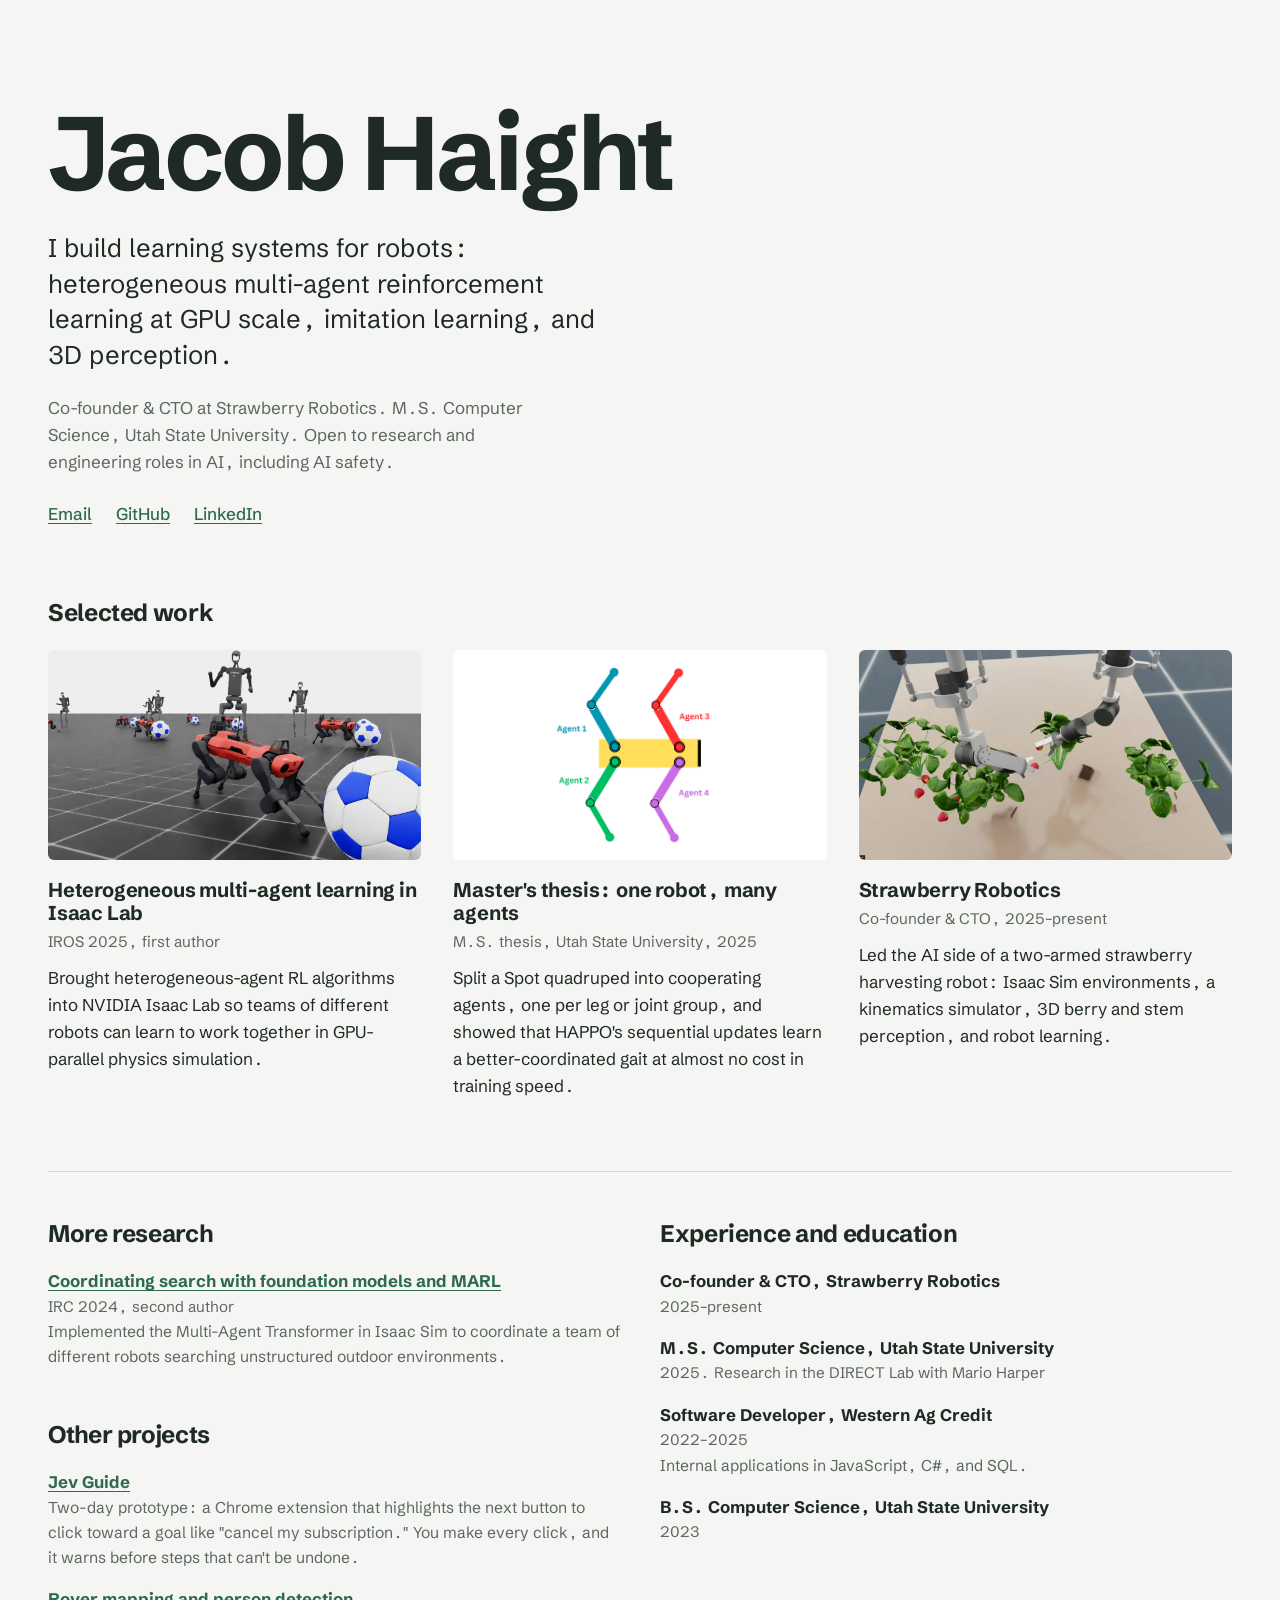
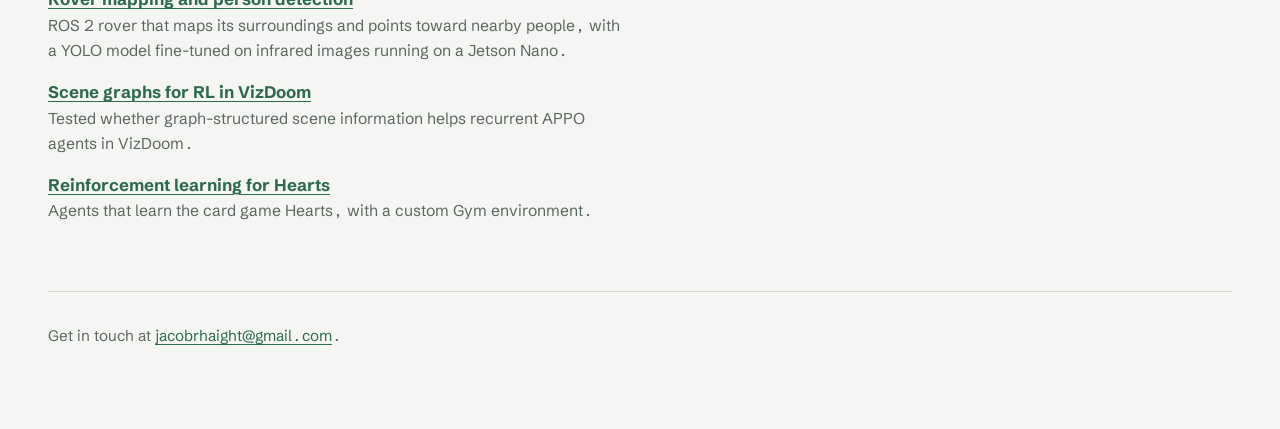
<file: index.html>
<!doctype html>
<html lang="en">
<head>
  <meta charset="utf-8">
  <meta name="viewport" content="width=device-width, initial-scale=1">
  <title>Jacob Haight</title>
  <meta name="description" content="Jacob Haight: AI researcher and engineer working on multi-agent reinforcement learning, robot learning, and perception. Co-founder & CTO of Strawberry Robotics. IROS 2025 first author.">
  <meta property="og:title" content="Jacob Haight">
  <meta property="og:description" content="AI researcher and engineer: multi-agent RL, robot learning, perception.">
  <meta property="og:image" content="assets/img/sr-dual-arm.jpg">
  <link rel="preconnect" href="https://fonts.googleapis.com">
  <link rel="preconnect" href="https://fonts.gstatic.com" crossorigin>
  <link href="https://fonts.googleapis.com/css2?family=Schibsted+Grotesk:wght@400;500;700&display=swap" rel="stylesheet">
  <link rel="stylesheet" href="style.css">
</head>
<body>
  <div class="page">
    <header class="hero">
      <h1 class="name">Jacob Haight</h1>
      <p class="lede">I build learning systems for robots: heterogeneous multi-agent reinforcement learning at GPU scale, imitation learning, and 3D perception.</p>
      <p class="status">Co-founder &amp; CTO at Strawberry Robotics. M.S. Computer Science, Utah State University. Open to research and engineering roles in AI, including AI safety.</p>
      <nav class="links" aria-label="Contact and profiles">
        <a href="mailto:jacobrhaight@gmail.com">Email</a>
        <a href="https://github.com/some45bucks">GitHub</a>
        <a href="https://www.linkedin.com/in/jacob-haight-138480183">LinkedIn</a>
      </nav>
    </header>

    <main>
      <h2 class="section-title">Selected work</h2>
      <div class="grid">
        <article class="card">
          <div class="thumb"><img src="assets/img/harl-soccer.jpg" alt="Quadruped and humanoid robots playing soccer in Isaac Lab" loading="lazy" width="1280" height="720"></div>
          <h3><a href="work/isaac-lab-harl.html">Heterogeneous multi-agent learning in Isaac Lab</a></h3>
          <p class="meta">IROS 2025, first author</p>
          <p>Brought heterogeneous-agent RL algorithms into NVIDIA Isaac Lab so teams of different robots can learn to work together in GPU-parallel physics simulation.</p>
        </article>

        <article class="card">
          <div class="thumb diagram"><img src="assets/img/thesis-legs-4x3.png" alt="Diagram of a quadruped where each leg is controlled by a separate agent" loading="lazy"></div>
          <h3><a href="work/thesis.html">Master's thesis: one robot, many agents</a></h3>
          <p class="meta">M.S. thesis, Utah State University, 2025</p>
          <p>Split a Spot quadruped into cooperating agents, one per leg or joint group, and showed that HAPPO's sequential updates learn a better-coordinated gait at almost no cost in training speed.</p>
        </article>

        <article class="card">
          <div class="thumb"><img src="assets/img/sr-dual-arm.jpg" alt="Two robotic arms picking strawberries in simulation" loading="lazy" width="1280" height="720"></div>
          <h3><a href="work/strawberry-robotics.html">Strawberry Robotics</a></h3>
          <p class="meta">Co-founder &amp; CTO, 2025–present</p>
          <p>Led the AI side of a two-armed strawberry harvesting robot: Isaac Sim environments, a kinematics simulator, 3D berry and stem perception, and robot learning.</p>
        </article>
      </div>

      <div class="split">
        <div class="stack">
        <section aria-labelledby="more-research">
          <h2 class="section-title" id="more-research">More research</h2>
          <ul class="compact">
            <li>
              <h3><a href="work/coordinating-search.html">Coordinating search with foundation models and MARL</a></h3>
              <p class="meta">IRC 2024, second author</p>
              <p>Implemented the Multi-Agent Transformer in Isaac Sim to coordinate a team of different robots searching unstructured outdoor environments.</p>
            </li>
          </ul>
        </section>

        <section aria-labelledby="projects">
          <h2 class="section-title" id="projects">Other projects</h2>
          <ul class="compact">
            <li>
              <h3><a href="https://github.com/some45bucks/jev-guide">Jev Guide</a></h3>
              <p>Two-day prototype: a Chrome extension that highlights the next button to click toward a goal like "cancel my subscription." You make every click, and it warns before steps that can't be undone.</p>
            </li>
            <li>
              <h3><a href="https://github.com/some45bucks/OopsAllGradsFinal">Rover mapping and person detection</a></h3>
              <p>ROS 2 rover that maps its surroundings and points toward nearby people, with a YOLO model fine-tuned on infrared images running on a Jetson Nano.</p>
            </li>
            <li>
              <h3><a href="https://github.com/some45bucks/MLG_Project">Scene graphs for RL in VizDoom</a></h3>
              <p>Tested whether graph-structured scene information helps recurrent APPO agents in VizDoom.</p>
            </li>
            <li>
              <h3><a href="https://github.com/some45bucks/HeartsRL">Reinforcement learning for Hearts</a></h3>
              <p>Agents that learn the card game Hearts, with a custom Gym environment.</p>
            </li>
          </ul>
        </section>
        </div>

        <section aria-labelledby="experience">
          <h2 class="section-title" id="experience">Experience and education</h2>
          <ul class="compact">
            <li>
              <h3>Co-founder &amp; CTO, Strawberry Robotics</h3>
              <p class="meta">2025–present</p>
            </li>
            <li>
              <h3>M.S. Computer Science, Utah State University</h3>
              <p class="meta">2025. Research in the DIRECT Lab with Mario Harper</p>
            </li>
            <li>
              <h3>Software Developer, Western Ag Credit</h3>
              <p class="meta">2022–2025</p>
              <p>Internal applications in JavaScript, C#, and SQL.</p>
            </li>
            <li>
              <h3>B.S. Computer Science, Utah State University</h3>
              <p class="meta">2023</p>
            </li>
          </ul>
        </section>
      </div>
    </main>

    <footer class="footer">
      <p>Get in touch at <a href="mailto:jacobrhaight@gmail.com">jacobrhaight@gmail.com</a>.</p>
    </footer>
  </div>
</body>
</html>
</file>
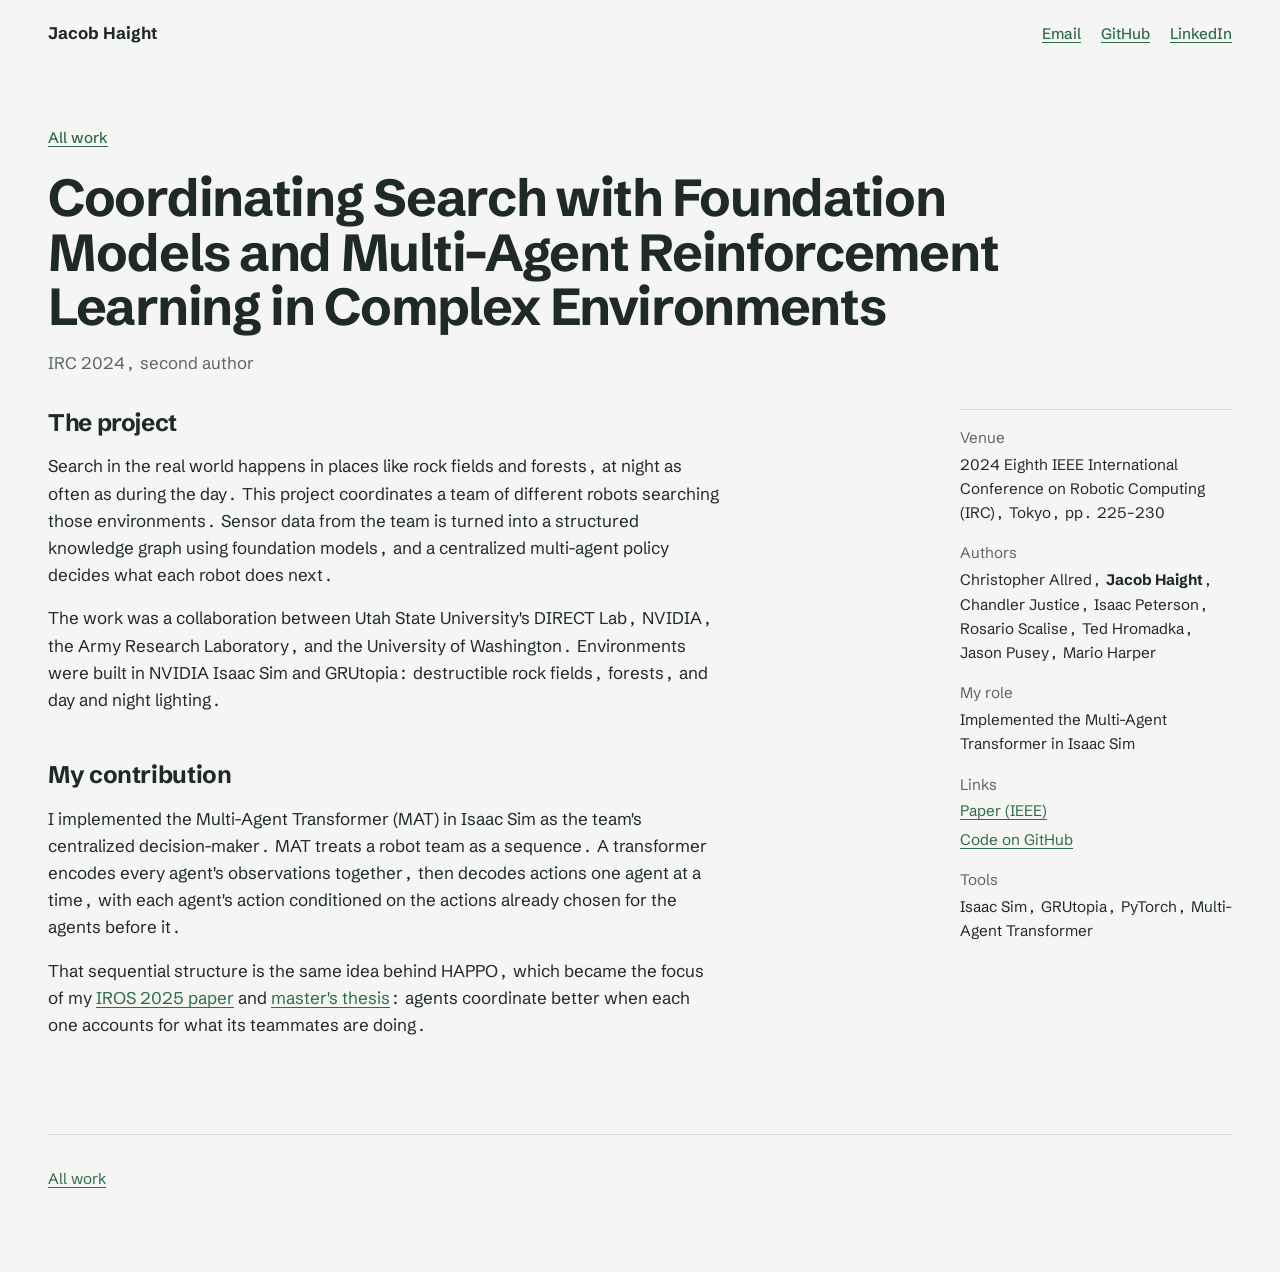
<file: work/coordinating-search.html>
<!doctype html>
<html lang="en">
<head>
  <meta charset="utf-8">
  <meta name="viewport" content="width=device-width, initial-scale=1">
  <title>Coordinating Search with Foundation Models and MARL | Jacob Haight</title>
  <meta name="description" content="IRC 2024 paper: coordinating a heterogeneous robot team for search in unstructured environments with foundation models and a Multi-Agent Transformer in Isaac Sim.">
  <link rel="preconnect" href="https://fonts.googleapis.com">
  <link rel="preconnect" href="https://fonts.gstatic.com" crossorigin>
  <link href="https://fonts.googleapis.com/css2?family=Schibsted+Grotesk:wght@400;500;700&display=swap" rel="stylesheet">
  <link rel="stylesheet" href="../style.css">
</head>
<body>
  <div class="page">
    <header class="bar">
      <a class="home" href="../index.html">Jacob Haight</a>
      <nav aria-label="Contact and profiles">
        <a href="mailto:jacobrhaight@gmail.com">Email</a>
        <a href="https://github.com/some45bucks">GitHub</a>
        <a href="https://www.linkedin.com/in/jacob-haight-138480183">LinkedIn</a>
      </nav>
    </header>

    <div class="project-head">
      <a class="crumb" href="../index.html">All work</a>
      <h1>Coordinating Search with Foundation Models and Multi-Agent Reinforcement Learning in Complex Environments</h1>
      <p class="meta">IRC 2024, second author</p>
    </div>

    <div class="layout">
      <article class="prose">
        <h2>The project</h2>
        <p>Search in the real world happens in places like rock fields and forests, at night as often as during the day. This project coordinates a team of different robots searching those environments. Sensor data from the team is turned into a structured knowledge graph using foundation models, and a centralized multi-agent policy decides what each robot does next.</p>
        <p>The work was a collaboration between Utah State University's DIRECT Lab, NVIDIA, the Army Research Laboratory, and the University of Washington. Environments were built in NVIDIA Isaac Sim and GRUtopia: destructible rock fields, forests, and day and night lighting.</p>

        <h2>My contribution</h2>
        <p>I implemented the Multi-Agent Transformer (MAT) in Isaac Sim as the team's centralized decision-maker. MAT treats a robot team as a sequence. A transformer encodes every agent's observations together, then decodes actions one agent at a time, with each agent's action conditioned on the actions already chosen for the agents before it.</p>
        <p>That sequential structure is the same idea behind HAPPO, which became the focus of my <a href="isaac-lab-harl.html">IROS 2025 paper</a> and <a href="thesis.html">master's thesis</a>: agents coordinate better when each one accounts for what its teammates are doing.</p>
      </article>

      <aside class="facts" aria-label="Paper details">
        <dl>
          <dt>Venue</dt>
          <dd>2024 Eighth IEEE International Conference on Robotic Computing (IRC), Tokyo, pp. 225–230</dd>
          <dt>Authors</dt>
          <dd>Christopher Allred, <strong>Jacob Haight</strong>, Chandler Justice, Isaac Peterson, Rosario Scalise, Ted Hromadka, Jason Pusey, Mario Harper</dd>
          <dt>My role</dt>
          <dd>Implemented the Multi-Agent Transformer in Isaac Sim</dd>
          <dt>Links</dt>
          <dd>
            <ul>
              <li><a href="https://doi.org/10.1109/IRC63610.2024.00046">Paper (IEEE)</a></li>
              <li><a href="https://github.com/DIRECTLab/Coordinating-MAT-Env">Code on GitHub</a></li>
            </ul>
          </dd>
          <dt>Tools</dt>
          <dd>Isaac Sim, GRUtopia, PyTorch, Multi-Agent Transformer</dd>
        </dl>
      </aside>
    </div>

    <footer class="footer">
      <p><a href="../index.html">All work</a></p>
    </footer>
  </div>
  <script src="../main.js" defer></script>
</body>
</html>
</file>
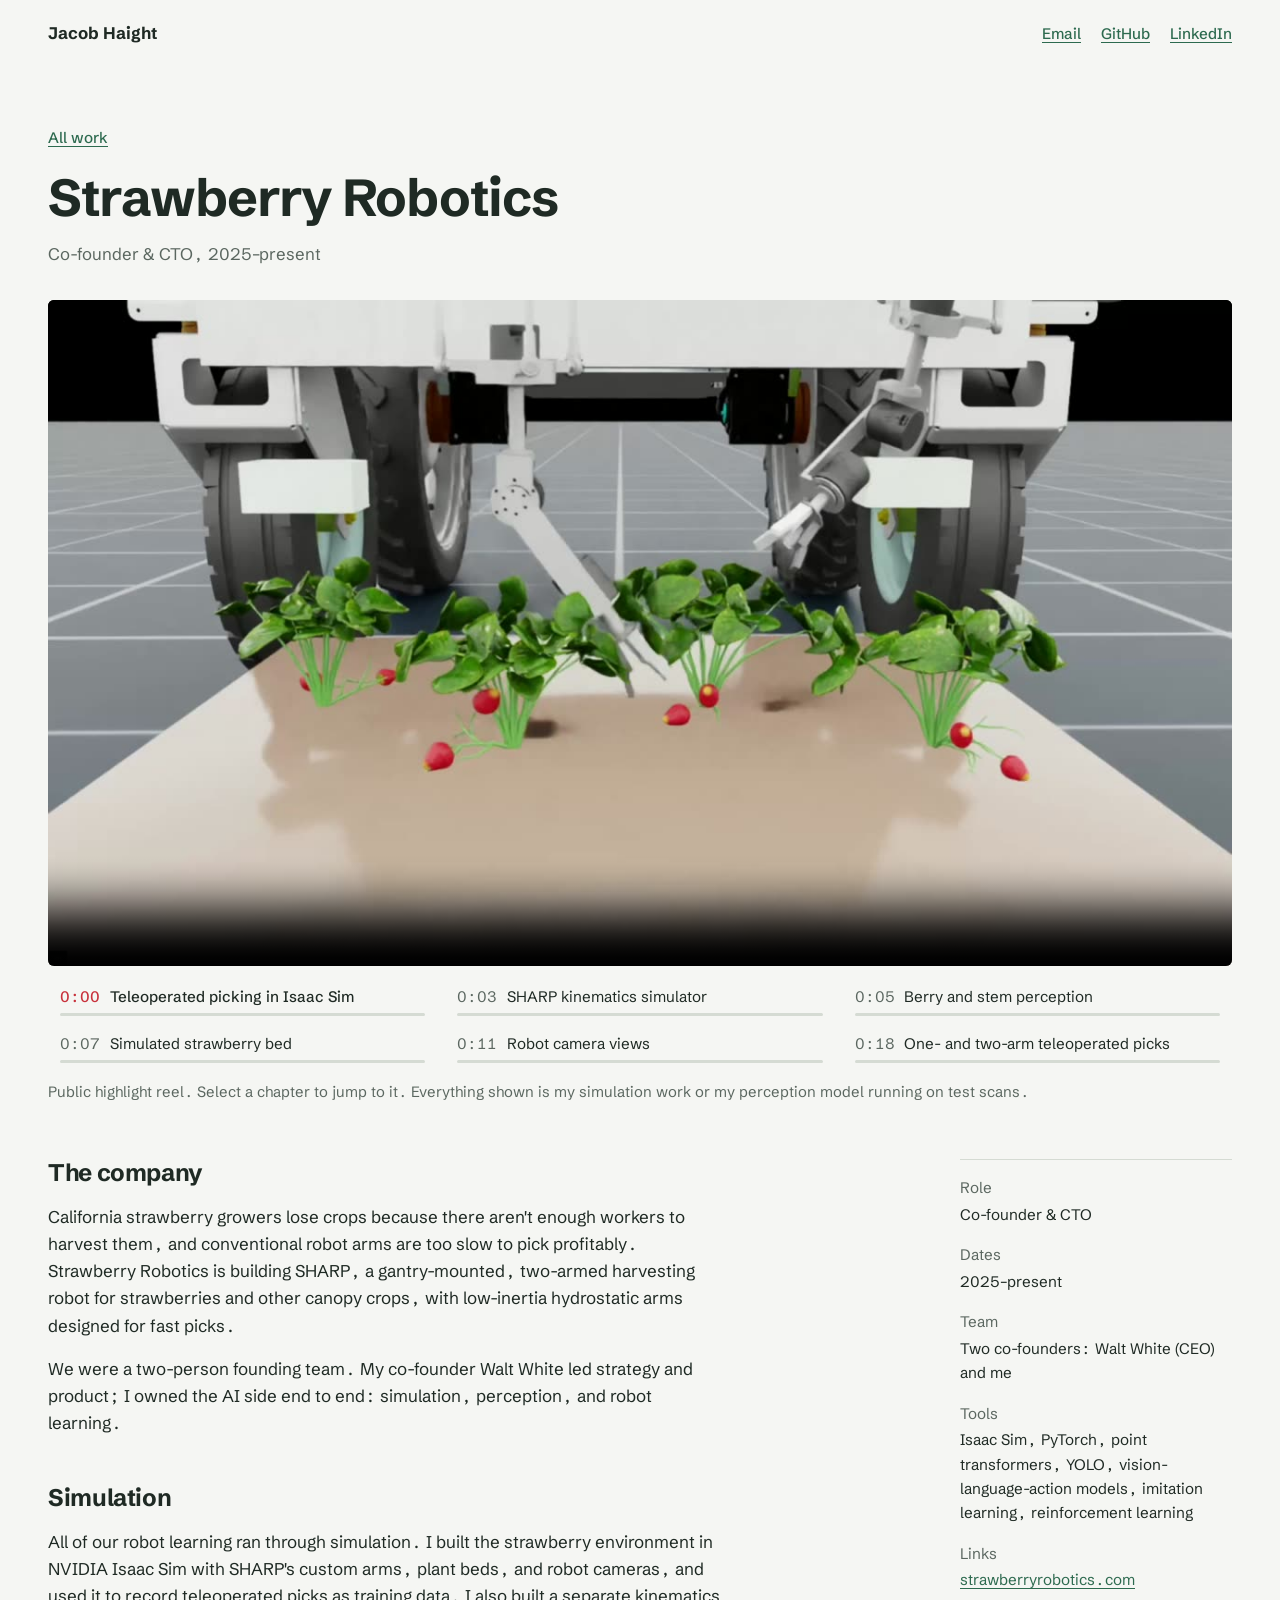
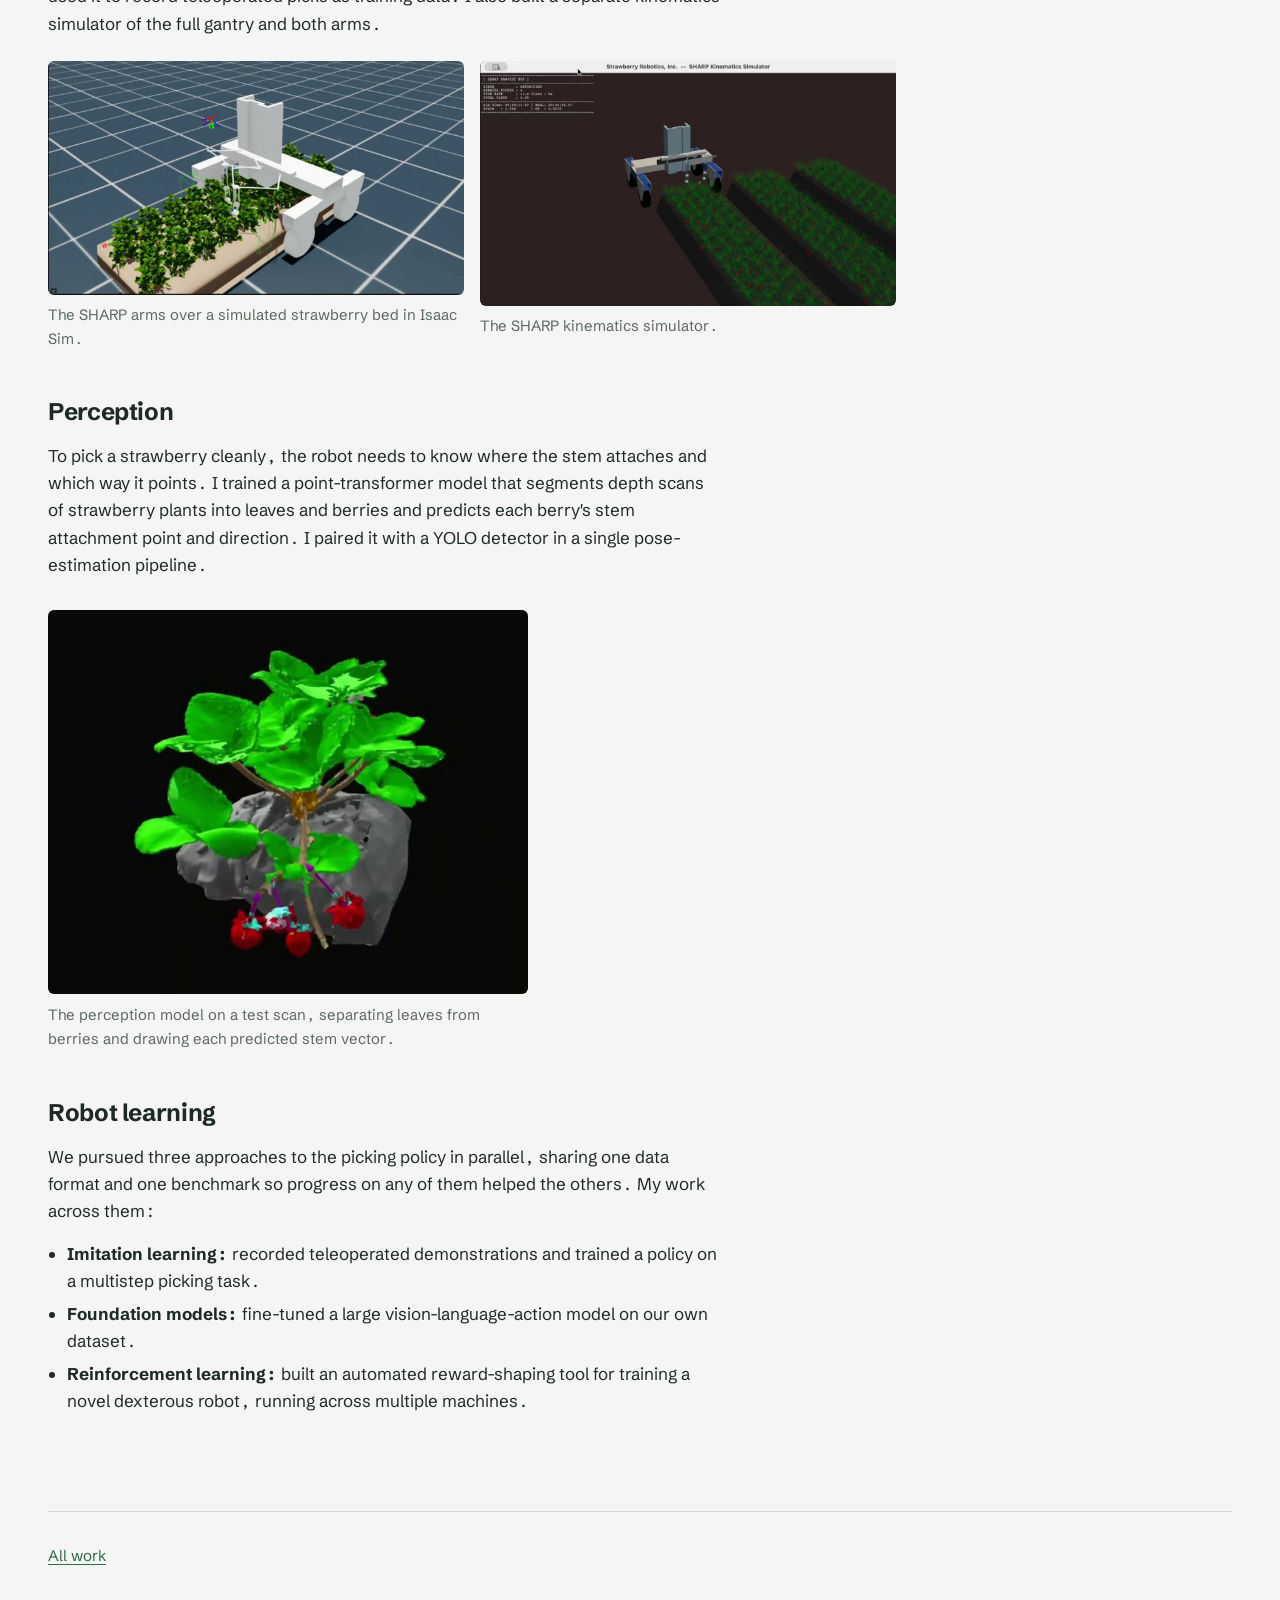
<file: work/strawberry-robotics.html>
<!doctype html>
<html lang="en">
<head>
  <meta charset="utf-8">
  <meta name="viewport" content="width=device-width, initial-scale=1">
  <title>Strawberry Robotics | Jacob Haight</title>
  <meta name="description" content="Jacob Haight, co-founder and CTO of Strawberry Robotics: simulation, perception, and robot learning for a two-armed strawberry harvester.">
  <meta property="og:image" content="../assets/img/sr-dual-arm.jpg">
  <link rel="preconnect" href="https://fonts.googleapis.com">
  <link rel="preconnect" href="https://fonts.gstatic.com" crossorigin>
  <link href="https://fonts.googleapis.com/css2?family=Schibsted+Grotesk:wght@400;500;700&display=swap" rel="stylesheet">
  <link rel="stylesheet" href="../style.css">
</head>
<body>
  <div class="page">
    <header class="bar">
      <a class="home" href="../index.html">Jacob Haight</a>
      <nav aria-label="Contact and profiles">
        <a href="mailto:jacobrhaight@gmail.com">Email</a>
        <a href="https://github.com/some45bucks">GitHub</a>
        <a href="https://www.linkedin.com/in/jacob-haight-138480183">LinkedIn</a>
      </nav>
    </header>

    <div class="project-head">
      <a class="crumb" href="../index.html">All work</a>
      <h1>Strawberry Robotics</h1>
      <p class="meta">Co-founder &amp; CTO, 2025–present</p>
    </div>

    <figure class="feature-media">
      <video id="reel" src="../assets/media/strawberry-reel.mp4" poster="../assets/img/sr-poster.jpg" controls muted playsinline preload="metadata" data-autoplay></video>
      <ol class="chapters" id="chapters" aria-label="Video chapters">
        <li><button type="button" data-start="0" data-end="3"><span class="t">0:00</span> Teleoperated picking in Isaac Sim</button></li>
        <li><button type="button" data-start="3" data-end="5"><span class="t">0:03</span> SHARP kinematics simulator</button></li>
        <li><button type="button" data-start="5" data-end="7"><span class="t">0:05</span> Berry and stem perception</button></li>
        <li><button type="button" data-start="7" data-end="11"><span class="t">0:07</span> Simulated strawberry bed</button></li>
        <li><button type="button" data-start="11" data-end="18"><span class="t">0:11</span> Robot camera views</button></li>
        <li><button type="button" data-start="18" data-end="30"><span class="t">0:18</span> One- and two-arm teleoperated picks</button></li>
      </ol>
      <figcaption>Public highlight reel. Select a chapter to jump to it. Everything shown is my simulation work or my perception model running on test scans.</figcaption>
    </figure>

    <div class="layout">
      <article class="prose">
        <h2>The company</h2>
        <p>California strawberry growers lose crops because there aren't enough workers to harvest them, and conventional robot arms are too slow to pick profitably. Strawberry Robotics is building SHARP, a gantry-mounted, two-armed harvesting robot for strawberries and other canopy crops, with low-inertia hydrostatic arms designed for fast picks.</p>
        <p>We were a two-person founding team. My co-founder Walt White led strategy and product; I owned the AI side end to end: simulation, perception, and robot learning.</p>

        <h2>Simulation</h2>
        <p>All of our robot learning ran through simulation. I built the strawberry environment in NVIDIA Isaac Sim with SHARP's custom arms, plant beds, and robot cameras, and used it to record teleoperated picks as training data. I also built a separate kinematics simulator of the full gantry and both arms.</p>
        <div class="pair">
          <figure>
            <img src="../assets/img/sr-bed.jpg" alt="SHARP robot model over a simulated strawberry bed in Isaac Sim" loading="lazy" width="1280" height="720">
            <figcaption>The SHARP arms over a simulated strawberry bed in Isaac Sim.</figcaption>
          </figure>
          <figure>
            <img src="../assets/img/sr-kinematics.jpg" alt="SHARP kinematics simulator showing the gantry robot driving along strawberry beds" loading="lazy" width="1146" height="676">
            <figcaption>The SHARP kinematics simulator.</figcaption>
          </figure>
        </div>

        <h2>Perception</h2>
        <p>To pick a strawberry cleanly, the robot needs to know where the stem attaches and which way it points. I trained a point-transformer model that segments depth scans of strawberry plants into leaves and berries and predicts each berry's stem attachment point and direction. I paired it with a YOLO detector in a single pose-estimation pipeline.</p>
        <figure class="fig narrow">
          <img src="../assets/img/sr-perception.jpg" alt="Segmented point cloud of a strawberry plant with leaves and berries separated and stem vectors drawn" loading="lazy" width="700" height="560">
          <figcaption>The perception model on a test scan, separating leaves from berries and drawing each predicted stem vector.</figcaption>
        </figure>

        <h2>Robot learning</h2>
        <p>We pursued three approaches to the picking policy in parallel, sharing one data format and one benchmark so progress on any of them helped the others. My work across them:</p>
        <ul>
          <li><strong>Imitation learning:</strong> recorded teleoperated demonstrations and trained a policy on a multistep picking task.</li>
          <li><strong>Foundation models:</strong> fine-tuned a large vision-language-action model on our own dataset.</li>
          <li><strong>Reinforcement learning:</strong> built an automated reward-shaping tool for training a novel dexterous robot, running across multiple machines.</li>
        </ul>
      </article>

      <aside class="facts" aria-label="Role details">
        <dl>
          <dt>Role</dt>
          <dd>Co-founder &amp; CTO</dd>
          <dt>Dates</dt>
          <dd>2025–present</dd>
          <dt>Team</dt>
          <dd>Two co-founders: Walt White (CEO) and me</dd>
          <dt>Tools</dt>
          <dd>Isaac Sim, PyTorch, point transformers, YOLO, vision-language-action models, imitation learning, reinforcement learning</dd>
          <dt>Links</dt>
          <dd><a href="https://strawberryrobotics.com/">strawberryrobotics.com</a></dd>
        </dl>
      </aside>
    </div>

    <footer class="footer">
      <p><a href="../index.html">All work</a></p>
    </footer>
  </div>
  <script src="../main.js" defer></script>
</body>
</html>
</file>
<file: style.css>
:root {
  --paper: #f5f6f3;
  --panel: #ffffff;
  --band: #e9eee7;
  --ink: #1f2a24;
  --muted: #5b6760;
  --rule: #d5dbd3;
  --leaf: #2d6a4f;
  --berry: #c8323c;
  --page: 74rem;
  --measure: 42rem;
  --gutter: clamp(1rem, 4vw, 2.5rem);
  color-scheme: light;
}

@media (prefers-color-scheme: dark) {
  :root {
    --paper: #161c19;
    --panel: #1d2521;
    --band: #1d2521;
    --ink: #e6ebe7;
    --muted: #9eaaa3;
    --rule: #2f3a34;
    --leaf: #7cc49f;
    --berry: #f0606a;
    color-scheme: dark;
  }
}

*, *::before, *::after { box-sizing: border-box; }
html { -webkit-text-size-adjust: 100%; }

body {
  margin: 0;
  background: var(--paper);
  color: var(--ink);
  font-family: "Schibsted Grotesk", system-ui, sans-serif;
  font-size: 1.0625rem;
  line-height: 1.6;
  font-variant-numeric: tabular-nums;
}

img, video { max-width: 100%; height: auto; display: block; }
figure { margin: 0; }
a { color: var(--leaf); text-underline-offset: 0.18em; text-decoration-thickness: 1px; }
a:hover { text-decoration-thickness: 2px; }
:focus-visible { outline: 2px solid var(--leaf); outline-offset: 3px; border-radius: 2px; }

h1, h2, h3 { margin: 0; line-height: 1.15; font-weight: 700; }
p { margin: 0 0 1rem; }
ul { margin: 0 0 1rem; padding-left: 1.2rem; }
li { margin-bottom: 0.35rem; }

.page { max-width: calc(var(--page) + 2 * var(--gutter)); margin-inline: auto; padding-inline: var(--gutter); }

/* Site bar */
.bar { display: flex; align-items: baseline; justify-content: space-between; gap: 1rem; padding-block: 1.25rem; flex-wrap: wrap; }
.bar .home { font-weight: 700; color: var(--ink); text-decoration: none; font-size: 1.05rem; }
.bar nav { display: flex; gap: 1.25rem; font-size: 0.95rem; font-weight: 500; }

/* Home hero */
.hero { padding-block: clamp(3rem, 9vw, 6.5rem) clamp(2.5rem, 6vw, 4.5rem); }
.name { font-size: clamp(3rem, 9vw, 6.5rem); letter-spacing: -0.035em; line-height: 0.95; margin-bottom: 1.75rem; }
.lede { font-size: clamp(1.25rem, 2.2vw, 1.6rem); line-height: 1.4; max-width: 36ch; margin-bottom: 1.25rem; }
.status { color: var(--muted); max-width: 52ch; }
.links { display: flex; flex-wrap: wrap; gap: 0.5rem 1.5rem; margin-top: 1.5rem; font-weight: 500; }

/* Work grid */
.section-title { font-size: 1.5rem; letter-spacing: -0.015em; margin-bottom: 1.5rem; }
.grid { display: grid; grid-template-columns: repeat(3, minmax(0, 1fr)); gap: 3rem 2rem; margin-bottom: 4.5rem; }
.stack { display: flex; flex-direction: column; gap: 2rem; }
.card { position: relative; }
.card .thumb { aspect-ratio: 16 / 9; border-radius: 6px; overflow: hidden; background: #0d120f; margin-bottom: 1.1rem; }
.card .thumb img { width: 100%; height: 100%; object-fit: cover; }
.card .thumb.diagram { background: #fff; }
.card .thumb.diagram img { object-fit: contain; padding: 1rem; }
.card h3 { font-size: 1.25rem; letter-spacing: -0.01em; margin-bottom: 0.35rem; }
.card h3 a { color: var(--ink); text-decoration: none; }
.card h3 a::after { content: ""; position: absolute; inset: 0; }
.card:hover h3 a { text-decoration: underline; text-decoration-thickness: 2px; }
.card .meta { color: var(--muted); font-size: 0.95rem; margin-bottom: 0.6rem; }
.card p:last-child { margin-bottom: 0; max-width: 52ch; }

/* Compact lists on home */
.split { display: grid; grid-template-columns: repeat(2, minmax(0, 1fr)); gap: 2.5rem; padding-block: 3rem; border-top: 1px solid var(--rule); }
.compact { list-style: none; padding: 0; margin: 0; }
.compact li { margin-bottom: 1.25rem; }
.compact h3 { font-size: 1.05rem; margin-bottom: 0.2rem; }
.compact p { color: var(--muted); font-size: 0.98rem; margin: 0; }
.compact .meta { color: var(--muted); font-size: 0.95rem; }

/* Project pages */
.project-head { padding-block: clamp(2rem, 5vw, 3.5rem) 2rem; max-width: 60rem; }
.crumb { font-size: 0.95rem; font-weight: 500; display: inline-block; margin-bottom: 1.25rem; }
.project-head h1 { font-size: clamp(2rem, 4.5vw, 3.25rem); letter-spacing: -0.025em; line-height: 1.05; margin-bottom: 1rem; }
.project-head .meta { color: var(--muted); font-size: 1.05rem; margin: 0; }

.feature-media { margin: 0 0 3.5rem; }
.feature-media img, .feature-media video { width: 100%; border-radius: 6px; background: #000; }

.layout { display: grid; grid-template-columns: minmax(0, 1fr) 17rem; gap: 4rem; align-items: start; padding-bottom: 5rem; }
.prose > p, .prose > ul, .prose > h2, .prose > h3, .prose > .callout, .prose > table { max-width: var(--measure); }
.prose h2 { font-size: 1.5rem; letter-spacing: -0.015em; margin: 3rem 0 1rem; }
.prose h2:first-child { margin-top: 0; }
.prose h3 { font-size: 1.125rem; margin: 1.75rem 0 0.5rem; }

.facts { position: sticky; top: 1.5rem; font-size: 0.95rem; border-top: 1px solid var(--rule); padding-top: 1rem; }
.facts dl { margin: 0; }
.facts dt { color: var(--muted); margin-top: 1rem; }
.facts dt:first-child { margin-top: 0; }
.facts dd { margin: 0.15rem 0 0; }
.facts ul { list-style: none; padding: 0; margin: 0; }
.facts li { margin-bottom: 0.25rem; }

/* Figures inside prose can break out wider than the text column */
.fig { margin: 2rem 0; }
.fig img, .fig video { width: 100%; border-radius: 6px; }
.fig.white img { background: #fff; padding: 0.75rem; }
.fig figcaption { color: var(--muted); font-size: 0.93rem; margin-top: 0.6rem; }
.pair { display: grid; grid-template-columns: 1fr 1fr; gap: 1rem; }
.pair figure { margin: 0; }
.prose .pair { margin: 1.5rem 0 2rem; }
.prose .pair img { width: 100%; border-radius: 6px; }
.prose .pair img.diagram { aspect-ratio: 4 / 3; object-fit: contain; background: #fff; padding: 0.5rem; }
.pair figcaption { color: var(--muted); font-size: 0.93rem; margin-top: 0.5rem; }
.trio { display: grid; grid-template-columns: repeat(3, 1fr); gap: 1rem; }
.trio figure { margin: 0; }
.trio figcaption { color: var(--muted); font-size: 0.9rem; margin-top: 0.5rem; }

table { border-collapse: collapse; width: 100%; font-size: 0.95rem; margin: 1rem 0 0.5rem; }
th, td { text-align: left; padding: 0.5rem 0.75rem 0.5rem 0; border-bottom: 1px solid var(--rule); }
th { font-weight: 500; color: var(--muted); }
td.num, th.num { text-align: right; }

.callout { border-left: 2px solid var(--leaf); padding-left: 1rem; color: var(--muted); }

/* YouTube facade */
.yt { aspect-ratio: 16 / 9; background: #000; border-radius: 6px; overflow: hidden; }
.yt-play { all: unset; cursor: pointer; display: block; position: relative; width: 100%; height: 100%; }
.yt-play:focus-visible { outline: 2px solid var(--leaf); outline-offset: 3px; }
.yt-play img { width: 100%; height: 100%; object-fit: cover; opacity: 0.92; }
.yt-icon { position: absolute; inset: 50% auto auto 50%; transform: translate(-50%, -50%); width: 4rem; height: 4rem; border-radius: 50%; background: rgba(255, 255, 255, 0.92); }
.yt-icon::after { content: ""; position: absolute; left: 54%; top: 50%; transform: translate(-50%, -50%); border-style: solid; border-width: 0.75rem 0 0.75rem 1.2rem; border-color: transparent transparent transparent #1f2a24; }
.yt iframe { width: 100%; height: 100%; border: 0; display: block; }

/* Reel chapters */
.chapters { list-style: none; padding: 0; margin: 0.75rem 0 0; display: grid; grid-template-columns: repeat(3, 1fr); gap: 0.25rem 0.5rem; }
.chapters li { margin: 0; }
.chapters button { all: unset; box-sizing: border-box; cursor: pointer; display: block; width: 100%; height: 100%; padding: 0.6rem 0.75rem 0.85rem; font-size: 0.95rem; line-height: 1.3; border-radius: 4px; position: relative; color: var(--ink); }
.chapters button:hover { background: color-mix(in srgb, var(--ink) 6%, transparent); }
.chapters button:focus-visible { outline: 2px solid var(--leaf); outline-offset: 1px; }
.chapters button::after { content: ""; position: absolute; left: 0.75rem; right: 0.75rem; bottom: 0.3rem; height: 3px; border-radius: 2px; background: linear-gradient(var(--berry), var(--berry)) left / var(--p, 0%) 100% no-repeat, var(--rule); }
.chapters .t { color: var(--muted); margin-right: 0.35rem; }
.chapters button[aria-current="true"] { font-weight: 500; }
.chapters button[aria-current="true"] .t { color: var(--berry); }
.feature-media figcaption { color: var(--muted); font-size: 0.93rem; margin-top: 0.75rem; }

.footer { padding-block: 2rem 4rem; color: var(--muted); border-top: 1px solid var(--rule); font-size: 0.95rem; }

@media (max-width: 60rem) {
  .grid { grid-template-columns: 1fr; max-width: 40rem; }
  .layout { grid-template-columns: 1fr; gap: 2rem; }
  .facts { position: static; order: -1; }
}

@media (max-width: 44rem) {
  .split { grid-template-columns: 1fr; }
  .pair, .trio { grid-template-columns: 1fr; }
  .chapters { grid-template-columns: 1fr; gap: 0; }
}
.fig.narrow { max-width: 30rem; }
.feature-media.compact-media { max-width: 48rem; }
.table-wrap { overflow-x: auto; max-width: var(--measure); }
.table-wrap td, .table-wrap th { white-space: nowrap; }
.fig.medium { max-width: 36rem; }
</file>
